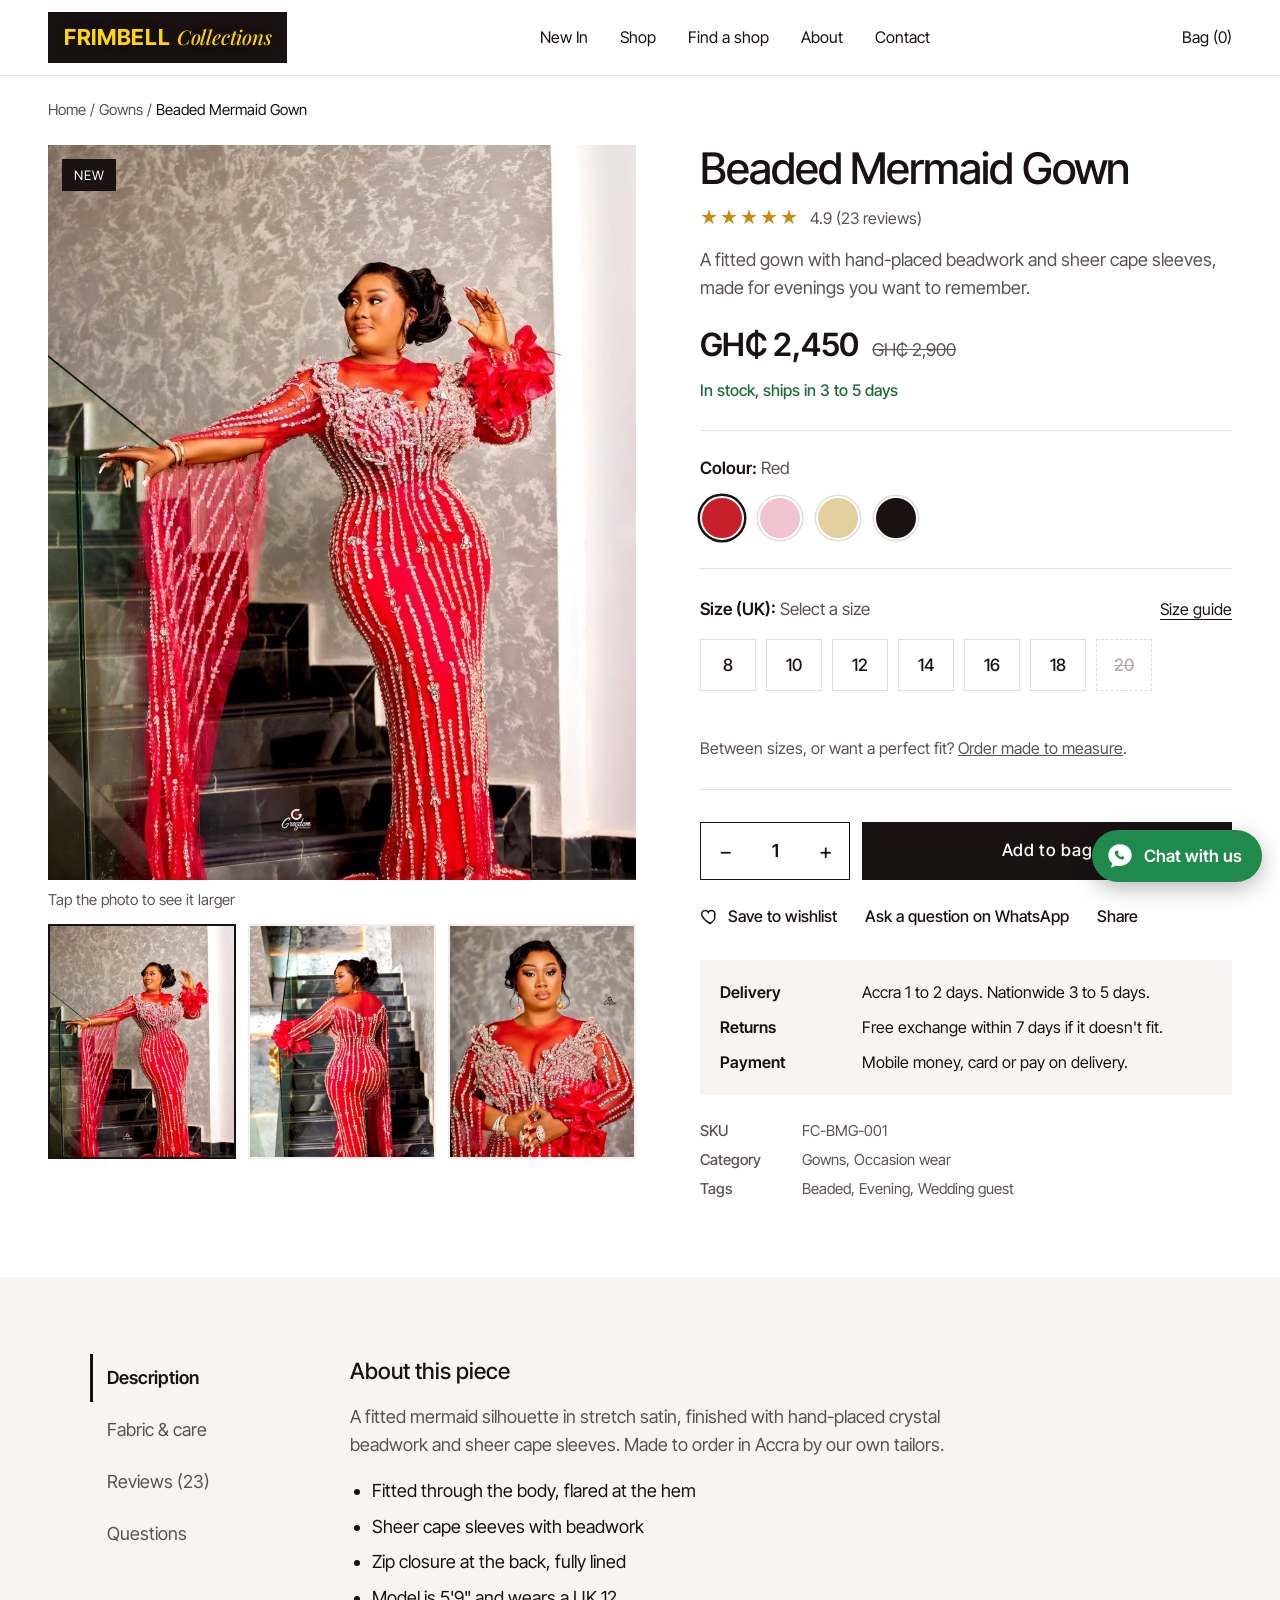
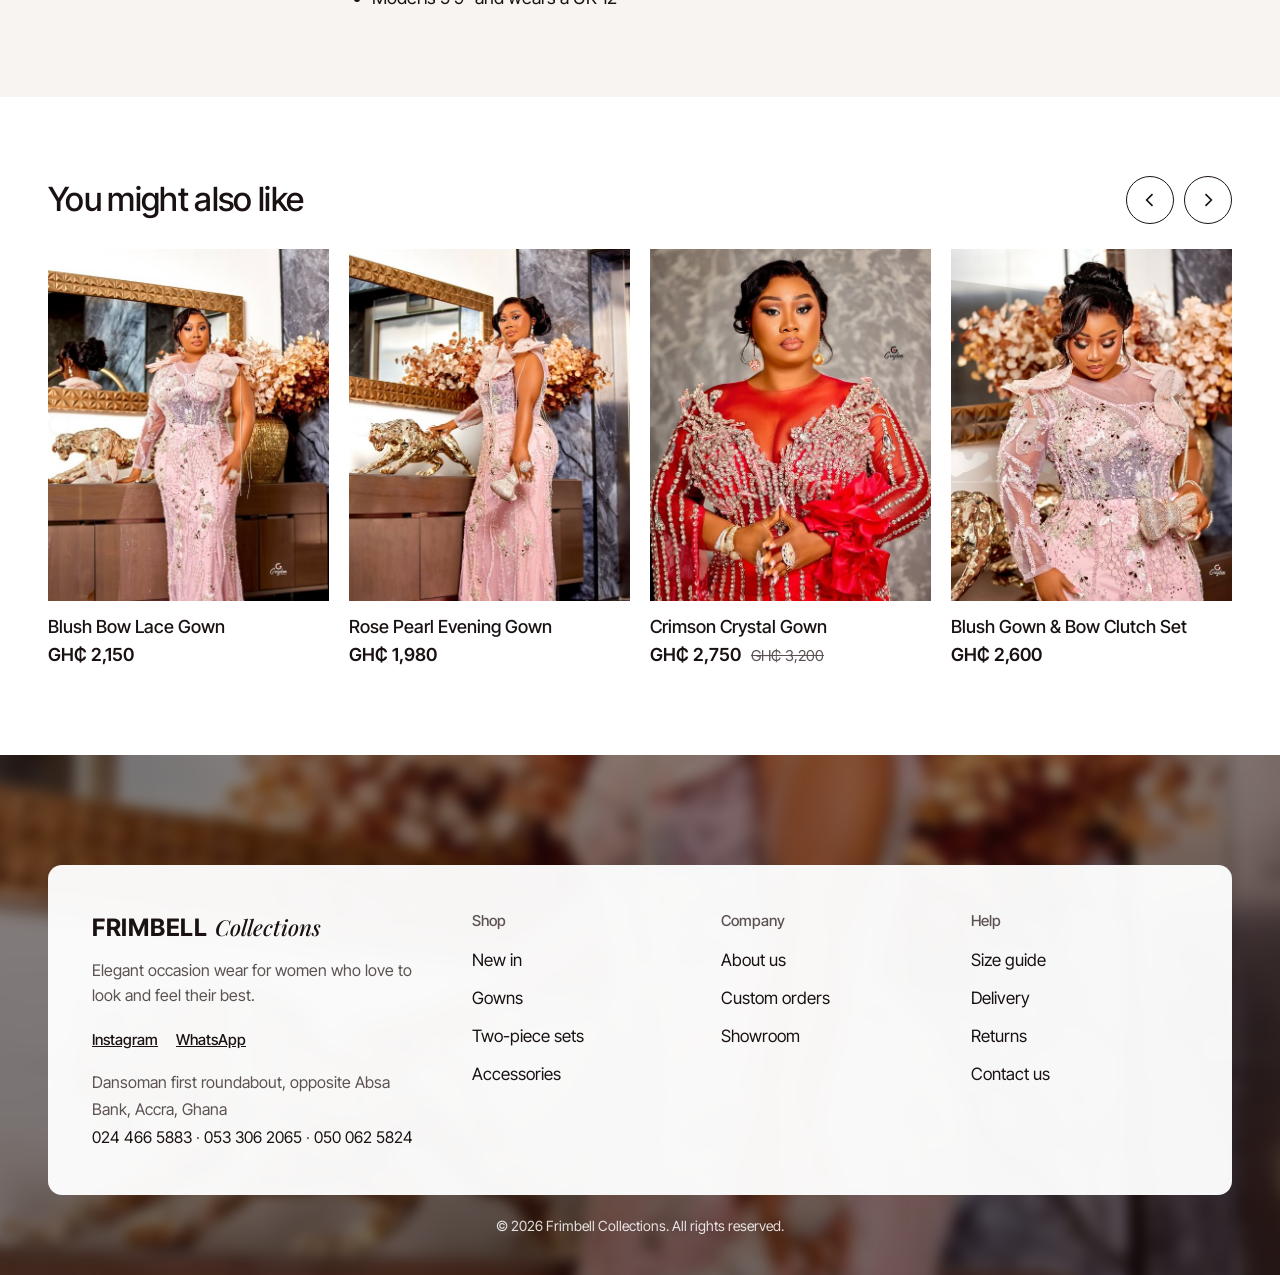
<file: product.html>
<!DOCTYPE html>
<html lang="en">
<head>
<meta charset="UTF-8">
<meta name="viewport" content="width=device-width, initial-scale=1">
<title>Beaded Mermaid Gown | Frimbell Collections</title>
<link rel="preconnect" href="https://fonts.googleapis.com">
<link rel="preconnect" href="https://fonts.gstatic.com" crossorigin>
<link href="https://fonts.googleapis.com/css2?family=Inter+Tight:wght@400;500;600&family=Playfair+Display:ital,wght@1,500&display=swap" rel="stylesheet">
<style>
  :root {
    --ink: #1a1212;
    --muted: #5c5252;
    --paper: #f7f4f1;
    --card: #f1eeeb;
    --line: #e3dcd6;
    --red: #b3202a;
    --ok: #1f6b3a;
    --gutter: clamp(16px, 4vw, 48px);
  }
  * { box-sizing: border-box; margin: 0; padding: 0; }
  html { scroll-behavior: smooth; }
  body {
    font-family: "Inter Tight", system-ui, sans-serif;
    font-size: 18px; line-height: 1.55; color: var(--ink); background: #fff;
  }
  img { display: block; max-width: 100%; }
  a { color: inherit; }
  button { font: inherit; color: inherit; }
  :focus-visible { outline: 3px solid var(--red); outline-offset: 3px; }

  /* ---------- NAV (solid version) ---------- */
  .nav {
    display: flex; align-items: center; justify-content: space-between;
    height: 76px; padding: 0 var(--gutter);
    border-bottom: 1px solid var(--line); background: #fff;
    position: sticky; top: 0; z-index: 20; font-size: 16px;
  }
  .nav .logo { font-weight: 600; font-size: 22px; letter-spacing: -0.01em; text-decoration: none; }
  .nav ul { display: flex; gap: 32px; list-style: none; }
  .nav a { text-decoration: none; }
  .nav ul a:hover, .nav .actions a:hover { text-decoration: underline; text-underline-offset: 5px; }
  .nav .actions { display: flex; gap: 22px; }

  /* ---------- BREADCRUMB ---------- */
  .crumbs { padding: 22px var(--gutter) 0; font-size: 15px; color: var(--muted); }
  .crumbs a { text-decoration: none; }
  .crumbs a:hover { text-decoration: underline; }
  .crumbs span[aria-current] { color: var(--ink); }

  /* ---------- PRODUCT ---------- */
  .product {
    display: grid; grid-template-columns: minmax(0, 1.05fr) minmax(0, 0.95fr);
    gap: clamp(28px, 5vw, 72px);
    padding: 24px var(--gutter) clamp(48px, 6vw, 80px);
    max-width: 1440px; margin: 0 auto;
  }

  .gallery { position: sticky; top: 100px; align-self: start; }
  .main-photo {
    position: relative; aspect-ratio: 4 / 5; background: var(--card); overflow: hidden;
  }
  .main-photo img { width: 100%; height: 100%; object-fit: cover; object-position: 50% 15%; }
  .badge {
    position: absolute; top: 14px; left: 14px; z-index: 2;
    background: var(--ink); color: #fff; font-size: 13px; letter-spacing: .06em;
    text-transform: uppercase; padding: 6px 12px;
  }
  .thumbs { display: grid; grid-template-columns: repeat(4, 1fr); gap: 12px; margin-top: 12px; }
  .thumbs button {
    aspect-ratio: 4 / 5; padding: 0; border: 2px solid transparent; background: var(--card);
    cursor: pointer; overflow: hidden;
  }
  .thumbs button[aria-current="true"] { border-color: var(--ink); }
  .thumbs img { width: 100%; height: 100%; object-fit: cover; object-position: 50% 15%; }

  .details h1 { font-size: clamp(2rem, 3.4vw, 2.8rem); font-weight: 500; letter-spacing: -0.025em; line-height: 1.08; }
  .rating { display: flex; align-items: center; gap: 10px; margin-top: 12px; font-size: 16px; color: var(--muted); }
  .stars { color: #c98a12; letter-spacing: 2px; font-size: 18px; }
  .short { margin-top: 14px; color: var(--muted); max-width: 52ch; }
  .price-row { display: flex; align-items: baseline; gap: 14px; margin-top: 18px; }
  .price { font-size: 2rem; font-weight: 600; letter-spacing: -0.02em; }
  .was { color: var(--muted); text-decoration: line-through; font-size: 1.1rem; }
  .stock { margin-top: 8px; font-size: 16px; color: var(--ok); font-weight: 500; }

  .field { margin-top: 28px; padding-top: 24px; border-top: 1px solid var(--line); }
  .field-head { display: flex; justify-content: space-between; align-items: baseline; margin-bottom: 14px; }
  .field-head .label { font-weight: 600; font-size: 17px; }
  .field-head .label span { font-weight: 400; color: var(--muted); }
  .link-btn { background: none; border: 0; padding: 4px 0; text-decoration: underline; text-underline-offset: 4px; cursor: pointer; font-size: 16px; }

  .swatches { display: flex; gap: 14px; flex-wrap: wrap; }
  .swatch {
    width: 44px; height: 44px; border-radius: 50%; border: 2px solid #fff;
    box-shadow: 0 0 0 1.5px var(--line); cursor: pointer; padding: 0;
  }
  .swatch[aria-checked="true"] { box-shadow: 0 0 0 2.5px var(--ink); }

  .sizes { display: flex; gap: 10px; flex-wrap: wrap; }
  .size {
    min-width: 56px; height: 52px; padding: 0 14px; background: #fff;
    border: 1.5px solid var(--line); cursor: pointer; font-size: 17px; font-weight: 500;
  }
  .size:hover { border-color: var(--ink); }
  .size[aria-checked="true"] { background: var(--ink); color: #fff; border-color: var(--ink); }
  .size[disabled] { color: #b5acac; text-decoration: line-through; cursor: not-allowed; border-style: dashed; }
  .error { color: var(--red); font-size: 16px; margin-top: 10px; min-height: 1.4em; }
  .fit-note { margin-top: 12px; font-size: 16px; color: var(--muted); }

  .buy { display: grid; grid-template-columns: 150px 1fr; gap: 12px; margin-top: 8px; }
  .qty { display: flex; align-items: center; justify-content: space-between; border: 1.5px solid var(--ink); height: 58px; }
  .qty button { width: 48px; height: 100%; border: 0; background: none; font-size: 22px; cursor: pointer; }
  .qty output { font-weight: 600; font-size: 18px; }
  .add-btn {
    height: 58px; border: 0; background: var(--ink); color: #fff; font-size: 17px; font-weight: 500;
    letter-spacing: .04em; cursor: pointer; transition: background .2s;
  }
  .add-btn:hover { background: #3a2a2a; }
  .add-btn.done { background: var(--ok); }

  .secondary { display: flex; gap: 28px; margin-top: 18px; flex-wrap: wrap; }
  .secondary button, .secondary a {
    background: none; border: 0; padding: 6px 0; cursor: pointer; font-size: 16px; font-weight: 500;
    text-decoration: none; display: inline-flex; align-items: center; gap: 8px;
  }
  .secondary button:hover, .secondary a:hover { text-decoration: underline; text-underline-offset: 4px; }
  .heart-ico { width: 20px; height: 20px; fill: none; stroke: var(--ink); stroke-width: 1.8; }
  #wish[aria-pressed="true"] .heart-ico { fill: var(--red); stroke: var(--red); }

  .perks { margin-top: 26px; display: grid; gap: 10px; padding: 20px; background: var(--paper); font-size: 16px; }
  .perks div { display: flex; gap: 12px; }
  .perks b { font-weight: 600; min-width: 130px; }

  .meta { margin-top: 24px; font-size: 15px; color: var(--muted); display: grid; grid-template-columns: 90px 1fr; gap: 6px 12px; }
  .meta dt { font-weight: 500; }

  /* ---------- TABS ---------- */
  .info { background: var(--paper); padding: clamp(40px, 6vw, 80px) var(--gutter); }
  .info-inner { max-width: 1100px; margin: 0 auto; display: grid; grid-template-columns: 220px 1fr; gap: 40px; }
  .tablist { display: flex; flex-direction: column; gap: 4px; }
  .tab {
    text-align: left; background: none; border: 0; padding: 10px 0; cursor: pointer;
    font-size: 18px; color: var(--muted); border-left: 3px solid transparent; padding-left: 14px;
  }
  .tab[aria-selected="true"] { color: var(--ink); font-weight: 600; border-left-color: var(--ink); }
  .panel h2 { font-size: 1.4rem; font-weight: 500; margin-bottom: 14px; }
  .panel p { color: var(--muted); max-width: 64ch; margin-bottom: 18px; }
  .panel ul { padding-left: 22px; color: var(--ink); }
  .panel li { margin-bottom: 8px; }
  .panel[hidden] { display: none; }
  .table { width: 100%; max-width: 560px; border-collapse: collapse; font-size: 17px; }
  .table th, .table td { text-align: left; padding: 12px 10px; border-bottom: 1px solid var(--line); }
  .table th { width: 40%; font-weight: 500; color: var(--muted); }
  .review { padding: 16px 0; border-bottom: 1px solid var(--line); max-width: 64ch; }
  .review b { display: block; }

  /* ---------- RELATED ---------- */
  .related { padding: clamp(40px, 6vw, 80px) var(--gutter); }
  .related .head { display: flex; align-items: center; justify-content: space-between; margin-bottom: 24px; }
  .related h2 { font-size: clamp(1.6rem, 2.6vw, 2.2rem); font-weight: 500; letter-spacing: -0.02em; }
  .arrows { display: flex; gap: 10px; }
  .arrows button {
    width: 48px; height: 48px; border-radius: 50%; border: 1.5px solid var(--ink); background: #fff;
    cursor: pointer; display: grid; place-items: center;
  }
  .arrows svg { width: 20px; height: 20px; stroke: var(--ink); fill: none; stroke-width: 2; }
  .arrows .prev svg { transform: rotate(180deg); }
  .rel-track {
    display: grid; grid-auto-flow: column; grid-auto-columns: minmax(220px, calc((100% - 3 * 20px) / 4));
    gap: 20px; overflow-x: auto; scroll-snap-type: x mandatory; padding-bottom: 10px;
    scrollbar-width: thin;
  }
  .rel-card { scroll-snap-align: start; text-decoration: none; display: block; }
  .rel-card .ph { aspect-ratio: 4 / 5; background: var(--card); overflow: hidden; }
  .rel-card img { width: 100%; height: 100%; object-fit: cover; transition: transform .5s; }
  .rel-card:hover img { transform: scale(1.03); }
  .rel-card h3 { font-size: 18px; font-weight: 500; margin-top: 12px; }
  .rel-card .p { font-size: 18px; font-weight: 600; }

  /* ---------- SIZE GUIDE DIALOG ---------- */
  dialog { border: 0; padding: 0; max-width: 620px; width: calc(100% - 32px); margin: auto; }
  dialog::backdrop { background: rgba(20,8,8,.55); }
  .dlg { padding: 28px; }
  .dlg-head { display: flex; justify-content: space-between; align-items: center; margin-bottom: 14px; }
  .dlg h2 { font-size: 1.5rem; font-weight: 500; }
  .dlg .close { width: 44px; height: 44px; border: 0; background: var(--paper); font-size: 22px; cursor: pointer; border-radius: 50%; }
  .dlg p { color: var(--muted); font-size: 16px; margin-bottom: 16px; }
  .dlg table { width: 100%; border-collapse: collapse; font-size: 17px; }
  .dlg th, .dlg td { padding: 10px; border-bottom: 1px solid var(--line); text-align: left; }
  .dlg th { font-weight: 600; background: var(--paper); }

  /* ---------- FOOTER ---------- */
  .footer {
    position: relative; color: #fff;
    padding: clamp(60px, 9vw, 110px) var(--gutter) clamp(24px, 3vw, 40px);
    background: #3a2222 url("footer-bg.jpg") center / cover no-repeat;
  }
  .footer::before { content: ""; position: absolute; inset: 0; background: rgba(20,8,8,.35); }
  .footer > * { position: relative; }
  .foot-card {
    background: rgba(255,255,255,.96); color: var(--ink); border-radius: 14px;
    padding: clamp(24px, 3.5vw, 44px);
    display: grid; grid-template-columns: 1.6fr 1fr 1fr 1fr; gap: 32px;
  }
  .foot-card .brand { font-size: 24px; font-weight: 600; }
  .foot-card .brand-text { margin-top: 12px; font-size: 16px; color: var(--muted); max-width: 36ch; }
  .foot-card .social { display: flex; gap: 18px; margin-top: 20px; font-size: 15px; font-weight: 500; }
  .foot-card h4 { font-size: 15px; font-weight: 500; color: var(--muted); margin-bottom: 14px; }
  .foot-card ul { list-style: none; }
  .foot-card li { margin-bottom: 10px; }
  .foot-card li a { text-decoration: none; font-size: 17px; }
  .foot-card li a:hover { text-decoration: underline; text-underline-offset: 4px; }
  .copyright { margin-top: 20px; text-align: center; font-size: 14px; opacity: .85; }

  /* ---------- RESPONSIVE ---------- */
  @media (max-width: 900px) {
    .product { grid-template-columns: 1fr; }
    .gallery { position: static; }
    .info-inner { grid-template-columns: 1fr; gap: 20px; }
    .tablist { flex-direction: row; flex-wrap: wrap; gap: 4px 18px; }
    .tab { border-left: 0; border-bottom: 3px solid transparent; padding-left: 0; }
    .tab[aria-selected="true"] { border-bottom-color: var(--ink); }
    .rel-track { grid-auto-columns: minmax(200px, 44%); }
    .foot-card { grid-template-columns: 1fr 1fr; }
    .foot-card > div:first-child { grid-column: 1 / -1; }
  }
  @media (max-width: 640px) {
    body { font-size: 17px; }
    .nav ul { display: none; }
    .buy { grid-template-columns: 1fr; }
    .rel-track { grid-auto-columns: 70%; }
    .arrows { display: none; }
    .perks div { flex-direction: column; gap: 0; }
  }
  @media (prefers-reduced-motion: reduce) { html { scroll-behavior: auto; } * { transition: none !important; } }

  /* wordmark (text version of the storefront logo) */
  .wm { display: inline-flex; align-items: baseline; gap: .3em; white-space: nowrap; }
  .wm b { font-weight: 700; letter-spacing: .03em; }
  .wm i { font-family: "Playfair Display", Georgia, serif; font-style: italic; font-weight: 500; font-size: .92em; }

  .foot-card .contact { margin-top: 18px; font-size: 16px; line-height: 1.7; color: var(--muted); max-width: 36ch; }
  .foot-card .contact a { color: var(--ink); text-decoration: none; white-space: nowrap; }
  .foot-card .contact a:hover { text-decoration: underline; text-underline-offset: 3px; }

  /* footer: soft, blurred photo behind the card */
  .footer { background: #3a2222; overflow: hidden; }
  .footer::before {
    inset: -24px;
    background: linear-gradient(rgba(20,8,8,.5), rgba(20,8,8,.6)), url("footer-bg.jpg") center / cover no-repeat;
    filter: blur(7px);
  }
  .thumbs { grid-template-columns: repeat(3, 1fr); }
  .nav .logo { background: var(--ink); color: var(--logo-yellow); padding: 8px 16px; }
  .main-photo img { cursor: zoom-in; }
</style>
<link rel="stylesheet" href="site.css">
</head>
<body>

  <header class="nav">
    <a class="logo" href="index.html"><span class="wm"><b>FRIMBELL</b><i>Collections</i></span></a>
    <ul>
      <li><a href="index.html#new">New In</a></li>
      <li><a href="product.html">Shop</a></li>
      <li><a href="index.html#stores">Find a shop</a></li>
      <li><a href="index.html#about">About</a></li>
      <li><a href="index.html#contact">Contact</a></li>
    </ul>
    <div class="actions">
      <a href="#" data-bag>Bag (<span data-bag-count>0</span>)</a>
    </div>
  </header>

  <nav class="crumbs" aria-label="Breadcrumb">
    <a href="index.html">Home</a> / <a href="#">Gowns</a> / <span aria-current="page">Beaded Mermaid Gown</span>
  </nav>

  <!-- ================= PRODUCT ================= -->
  <main>
    <section class="product">
      <div class="gallery">
        <div class="main-photo">
          <span class="badge">New</span>
          <img id="main-img" src="product-1.jpg" alt="Beaded Mermaid Gown, front view">
        </div>
        <div class="thumbs" role="group" aria-label="Product photos">
          <button aria-current="true" data-src="product-1.jpg" data-alt="Beaded Mermaid Gown, front view"><img src="product-1.jpg" alt="Front view"></button>
          <button data-src="product-1-b.jpg" data-alt="Beaded Mermaid Gown, back view"><img src="product-1-b.jpg" alt="Back view"></button>
          <button data-src="product-1-c.jpg" data-alt="Beaded Mermaid Gown, beadwork detail"><img src="product-1-c.jpg" alt="Beadwork detail"></button>
        </div>
      </div>

      <div class="details">
        <h1>Beaded Mermaid Gown</h1>
        <div class="rating"><span class="stars" aria-hidden="true">★★★★★</span><span>4.9 (23 reviews)</span></div>
        <p class="short">A fitted gown with hand-placed beadwork and sheer sleeves, made for evenings you want to remember.</p>
        <div class="price-row"><span class="price">GH₵ 2,450</span><span class="was">GH₵ 2,900</span></div>
        <p class="stock">In stock, ships in 3 to 5 days</p>

        <div class="field">
          <div class="field-head"><span class="label">Colour: <span id="color-name">Red</span></span></div>
          <div class="swatches" role="radiogroup" aria-label="Colour">
            <button class="swatch" role="radio" aria-checked="true" aria-label="Red" data-name="Red" style="background:#c8202b"></button>
            <button class="swatch" role="radio" aria-checked="false" aria-label="Blush pink" data-name="Blush pink" style="background:#f0c5cf"></button>
            <button class="swatch" role="radio" aria-checked="false" aria-label="Champagne" data-name="Champagne" style="background:#e4cf9f"></button>
            <button class="swatch" role="radio" aria-checked="false" aria-label="Black" data-name="Black" style="background:#1a1212"></button>
          </div>
        </div>

        <div class="field">
          <div class="field-head">
            <span class="label">Size (UK): <span id="size-name">Select a size</span></span>
            <button class="link-btn" id="open-guide">Size guide</button>
          </div>
          <div class="sizes" role="radiogroup" aria-label="Size">
            <button class="size" role="radio" aria-checked="false">8</button>
            <button class="size" role="radio" aria-checked="false">10</button>
            <button class="size" role="radio" aria-checked="false">12</button>
            <button class="size" role="radio" aria-checked="false">14</button>
            <button class="size" role="radio" aria-checked="false">16</button>
            <button class="size" role="radio" aria-checked="false">18</button>
            <button class="size" role="radio" aria-checked="false" disabled aria-label="20, sold out">20</button>
          </div>
          <p class="error" id="size-error" role="alert"></p>
          <p class="fit-note">Between sizes, or want a perfect fit? <a href="https://wa.me/233244665883?text=Hello%20Frimbell%20Collections%2C%20I%20would%20like%20the%20Beaded%20Mermaid%20Gown%20made%20to%20measure." target="_blank" rel="noopener">Order made to measure</a>.</p>
        </div>

        <div class="field">
          <div class="buy">
            <div class="qty" role="group" aria-label="Quantity">
              <button id="minus" aria-label="Decrease quantity">−</button>
              <output id="qty" aria-live="polite">1</output>
              <button id="plus" aria-label="Increase quantity">+</button>
            </div>
            <button class="add-btn" id="add">Add to bag</button>
          </div>
          <div class="secondary">
            <button id="wish" aria-pressed="false">
              <svg class="heart-ico" viewBox="0 0 24 24"><path d="M12 21s-7.5-4.6-9.5-9.2C1.2 8.6 3 5.5 6.2 5.5c2 0 3.2 1.1 3.8 2.2.6-1.1 1.8-2.2 3.8-2.2 3.2 0 5 3.1 3.7 6.3C19.5 16.4 12 21 12 21z"/></svg>
              Save to wishlist
            </button>
            <a href="https://wa.me/233244665883?text=Hello%20Frimbell%20Collections%2C%20I%20have%20a%20question%20about%20the%20Beaded%20Mermaid%20Gown." target="_blank" rel="noopener">Ask a question on WhatsApp</a>
            <button id="share">Share</button>
          </div>
        </div>

        <div class="perks">
          <div><b>Delivery</b><span>Accra 1 to 2 days. Nationwide 3 to 5 days.</span></div>
          <div><b>Returns</b><span>Free exchange within 7 days if it doesn't fit.</span></div>
          <div><b>Payment</b><span>Mobile money, card or pay on delivery.</span></div>
        </div>

        <dl class="meta">
          <dt>SKU</dt><dd>BMG-001</dd>
          <dt>Category</dt><dd>Gowns, Occasion wear</dd>
          <dt>Tags</dt><dd>Beaded, Evening, Wedding guest</dd>
        </dl>
      </div>
    </section>

    <!-- ================= TABS ================= -->
    <section class="info">
      <div class="info-inner">
        <div class="tablist" role="tablist" aria-label="Product information">
          <button class="tab" role="tab" id="t1" aria-controls="p1" aria-selected="true">Description</button>
          <button class="tab" role="tab" id="t2" aria-controls="p2" aria-selected="false">Fabric &amp; care</button>
          <button class="tab" role="tab" id="t3" aria-controls="p3" aria-selected="false">Reviews (23)</button>
          <button class="tab" role="tab" id="t4" aria-controls="p4" aria-selected="false">Questions</button>
        </div>

        <div>
          <div class="panel" role="tabpanel" id="p1" aria-labelledby="t1">
            <h2>About this piece</h2>
            <p id="long-desc">A fitted mermaid silhouette in stretch satin, finished with hand-placed crystal beadwork and sheer cape sleeves. Made to order in Accra by our own tailors.</p>
            <ul id="bullets">
              <li>Fitted through the body, flared at the hem</li>
              <li>Sheer sleeves with hand-placed beadwork</li>
              <li>Zip closure at the back, fully lined</li>
              <li>Model is 5'9" and wears a UK 12</li>
            </ul>
          </div>

          <div class="panel" role="tabpanel" id="p2" aria-labelledby="t2" hidden>
            <h2>Fabric &amp; care</h2>
            <table class="table" id="fabric-table">
              <tr><th>Fabric</th><td>Stretch satin with beaded tulle</td></tr>
              <tr><th>Lining</th><td>Soft stretch lining</td></tr>
              <tr><th>Fit</th><td>Fitted, true to size</td></tr>
              <tr><th>Care</th><td>Dry clean only</td></tr>
            </table>
          </div>

          <div class="panel" role="tabpanel" id="p3" aria-labelledby="t3" hidden>
            <h2>What customers say</h2>
            <div class="review"><span class="stars" aria-hidden="true">★★★★★</span><b>Abena K., Dansoman</b><p>I wore this to my daughter's wedding and received compliments all evening. The fit was perfect and it was very comfortable to sit in.</p></div>
            <div class="review"><span class="stars" aria-hidden="true">★★★★★</span><b>Mrs. Owusu, East Legon</b><p>Beautiful beadwork and the tailors were patient with my adjustments. It was ready before the date they promised.</p></div>
            <div class="review"><span class="stars" aria-hidden="true">★★★★☆</span><b>Efua M., Kumasi</b><p>Lovely gown, delivery to Kumasi took four days. I would order again.</p></div>
          </div>

          <div class="panel" role="tabpanel" id="p4" aria-labelledby="t4" hidden>
            <h2>Have a question?</h2>
            <p>Ask about sizing, fabric, delivery or custom orders. We reply on WhatsApp, usually within the hour.</p>
            <a class="link-btn" href="https://wa.me/233244665883?text=Hello%20Frimbell%20Collections%2C%20I%20have%20a%20question." target="_blank" rel="noopener">Message us on WhatsApp</a>
          </div>
        </div>
      </div>
    </section>

    <!-- ================= RELATED ================= -->
    <section class="related" aria-labelledby="rel-title">
      <div class="head">
        <h2 id="rel-title">You might also like</h2>
        <div class="arrows">
          <button class="prev" aria-label="Previous"><svg viewBox="0 0 24 24"><path d="M9 5l7 7-7 7"/></svg></button>
          <button class="next" aria-label="Next"><svg viewBox="0 0 24 24"><path d="M9 5l7 7-7 7"/></svg></button>
        </div>
      </div>
      <div class="rel-track" id="rel-track" tabindex="0" aria-label="Related pieces">
        </div>
    </section>
  </main>

  <!-- ================= SIZE GUIDE ================= -->
  <dialog id="guide" aria-labelledby="guide-title">
    <div class="dlg">
      <div class="dlg-head">
        <h2 id="guide-title">Size guide</h2>
        <button class="close" id="close-guide" aria-label="Close size guide">×</button>
      </div>
      <p>All measurements are in inches. Measure over light clothing and choose the size closest to your bust and hips.</p>
      <table>
        <thead><tr><th>UK size</th><th>Bust</th><th>Waist</th><th>Hips</th></tr></thead>
        <tbody>
          <tr><td>8</td><td>34</td><td>27</td><td>37</td></tr>
          <tr><td>10</td><td>36</td><td>29</td><td>39</td></tr>
          <tr><td>12</td><td>38</td><td>31</td><td>41</td></tr>
          <tr><td>14</td><td>40</td><td>33</td><td>43</td></tr>
          <tr><td>16</td><td>42</td><td>35</td><td>45</td></tr>
          <tr><td>18</td><td>44</td><td>37</td><td>47</td></tr>
        </tbody>
      </table>
    </div>
  </dialog>

  <!-- ================= FOOTER ================= -->
  <footer class="footer">
    <div class="foot-card">
      <div>
        <div class="brand"><span class="wm"><b>FRIMBELL</b><i>Collections</i></span></div>
        <p class="brand-text">Elegant occasion wear for women who love to look and feel their best.</p>
        <div class="social"><a href="https://www.instagram.com/frimbell_luxury_collections/" target="_blank" rel="noopener">Instagram</a><a href="https://wa.me/233244665883?text=Hello%20Frimbell%20Collections%2C%20I%20would%20like%20to%20ask%20about%20an%20order." target="_blank" rel="noopener">WhatsApp</a></div>
        <p class="contact">Dansoman first roundabout, opposite Absa Bank, Accra, Ghana<br><a href="tel:+233244665883">024 466 5883</a> · <a href="tel:+233533062065">053 306 2065</a> · <a href="tel:+233500625824">050 062 5824</a></p>
      </div>
      <div><h4>Shop</h4><ul><li><a href="index.html#new">New in</a></li><li><a href="#">Gowns</a></li><li><a href="#">Two-piece sets</a></li><li><a href="#">Accessories</a></li></ul></div>
      <div><h4>Company</h4><ul><li><a href="index.html#about">About us</a></li><li><a href="#">Custom orders</a></li><li><a href="index.html#stores">Showroom</a></li></ul></div>
      <div><h4>Help</h4><ul><li><a href="#">Size guide</a></li><li><a href="#">Delivery</a></li><li><a href="#">Returns</a></li><li><a href="index.html#contact">Contact us</a></li></ul></div>
    </div>
    <p class="copyright">&copy; 2026 Frimbell Collections. All rights reserved.</p>
  </footer>

<script src="site.js"></script>
<script>
  const $ = (s, r = document) => r.querySelector(s);
  const $$ = (s, r = document) => [...r.querySelectorAll(s)];

  const mainImg = $('#main-img');
  // ---- fill the page from the chosen piece (dummy data lives in site.js) ----
  const params = new URLSearchParams(location.search);
  const P = FrimbellCart.byId(params.get('id')) || FrimbellCart.PRODUCTS[0];
  const M = FrimbellCart.money;
  document.title = P.name + ' | Frimbell Collections';
  $('.details h1').textContent = P.name;
  $('.crumbs span').textContent = P.name;
  $('.rating span:last-child').textContent = P.rating;
  $('#t3').textContent = 'Reviews (' + P.reviews + ')';
  $('.short').textContent = P.short;
  $('.price-row').innerHTML = '<span class="price">' + M(P.price) + '</span>' + (P.was ? '<span class="was">' + M(P.was) + '</span>' : '');
  const badge = $('.badge'); if (P.tag) badge.textContent = P.tag; else badge.hidden = true;
  $('#long-desc').textContent = P.long;
  $('#bullets').innerHTML = P.bullets.map(b => '<li>' + b + '</li>').join('');
  $('#fabric-table').innerHTML = Object.keys(P.fabric).map(k => '<tr><th>' + k + '</th><td>' + P.fabric[k] + '</td></tr>').join('');
  const dds = $$('.meta dd'); dds[0].textContent = P.sku; dds[1].textContent = P.category; dds[2].textContent = P.tags;
  $('.thumbs').innerHTML = P.photos.map((src, i) => '<button ' + (i === 0 ? 'aria-current="true" ' : '') + 'data-src="' + src + '" data-alt="' + P.name + ', ' + P.photoAlts[i].toLowerCase() + '"><img src="' + src + '" alt="' + P.photoAlts[i] + '"></button>').join('');
  $('.thumbs').style.gridTemplateColumns = 'repeat(' + P.photos.length + ',1fr)';
  mainImg.src = P.photos[0]; mainImg.alt = P.name + ', ' + P.photoAlts[0].toLowerCase();
  $('.swatches').innerHTML = P.colours.map((c, i) => '<button class="swatch" role="radio" aria-checked="' + (i === 0) + '" aria-label="' + c + '" data-name="' + c + '" style="background:' + FrimbellCart.hex(c) + '"></button>').join('');
  $('#color-name').textContent = P.colours[0];
  const enc = t => encodeURIComponent(t);
  $('.fit-note a').href = FrimbellCart.wa('Hello Frimbell Collections, I would like the ' + P.name + ' made to measure.');
  $('.secondary a').href = FrimbellCart.wa('Hello Frimbell Collections, I have a question about the ' + P.name + '.');
  $('#rel-track').innerHTML = FrimbellCart.PRODUCTS.filter(x => x.id !== P.id).map(x =>
    '<a class="rel-card" href="product.html?id=' + x.id + '"><div class="ph"><img src="' + x.photos[0] + '" alt="" loading="lazy"></div><h3>' + x.name + '</h3><span class="p">' + M(x.price) + (x.was ? ' <s style="font-weight:400;color:var(--muted);font-size:15px">' + M(x.was) + '</s>' : '') + '</span></a>').join('');

  // photo zoom
  const lb = document.createElement('dialog'); lb.id = 'lightbox';
  lb.innerHTML = '<div class="lb"><button class="lb-close" aria-label="Close photo">×</button><img alt=""><p class="lb-hint">Tap anywhere to close</p></div>';
  document.body.appendChild(lb);
  mainImg.addEventListener('click', () => { const i = lb.querySelector('img'); i.src = mainImg.src; i.alt = mainImg.alt; lb.showModal(); });
  lb.addEventListener('click', () => lb.close());
  $('.main-photo').insertAdjacentHTML('afterend', '<p class="zoom-hint">Tap the photo to see it larger</p>');

  // gallery thumbnails
  $('.thumbs').addEventListener('click', e => {
    const b = e.target.closest('button'); if (!b) return;
    mainImg.src = b.dataset.src;
    mainImg.alt = b.dataset.alt;
    $$('.thumbs button').forEach(x => x.setAttribute('aria-current', 'false'));
    b.setAttribute('aria-current', 'true');
  });

  // colour
  $('.swatches').addEventListener('click', e => {
    const s = e.target.closest('.swatch'); if (!s) return;
    $$('.swatch').forEach(x => x.setAttribute('aria-checked', 'false'));
    s.setAttribute('aria-checked', 'true');
    $('#color-name').textContent = s.dataset.name;
  });

  // size
  let size = null;
  $$('.size:not([disabled])').forEach(s => s.addEventListener('click', () => {
    $$('.size').forEach(x => x.setAttribute('aria-checked', 'false'));
    s.setAttribute('aria-checked', 'true');
    size = s.textContent.trim();
    $('#size-name').textContent = size;
    $('#size-error').textContent = '';
  }));

  // quantity
  let qty = 1;
  const qtyEl = $('#qty');
  $('#minus').addEventListener('click', () => { qty = Math.max(1, qty - 1); qtyEl.textContent = qty; });
  $('#plus').addEventListener('click', () => { qty = Math.min(10, qty + 1); qtyEl.textContent = qty; });

  // add to bag (shared bag, saved in the browser)
  const addBtn = $('#add');
  addBtn.addEventListener('click', () => {
    if (!size) {
      $('#size-error').textContent = 'Please choose a size first.';
      $('.sizes').scrollIntoView({ behavior: 'smooth', block: 'center' });
      return;
    }
    const sw = $('.swatch[aria-checked="true"]');
    FrimbellCart.add({ id: P.id, name: P.name, price: P.price, size, colour: sw ? sw.dataset.name : '', qty, img: P.photos[0] });
    addBtn.textContent = 'Added to bag ✓';
    addBtn.classList.add('done');
    setTimeout(() => { addBtn.textContent = 'Add to bag'; addBtn.classList.remove('done'); }, 1800);
  });

  // wishlist + share
  $('#wish').addEventListener('click', e => {
    const b = e.currentTarget;
    b.setAttribute('aria-pressed', String(b.getAttribute('aria-pressed') !== 'true'));
  });
  $('#share').addEventListener('click', async () => {
    try {
      if (navigator.share) await navigator.share({ title: document.title, url: location.href });
      else { await navigator.clipboard.writeText(location.href); $('#share').textContent = 'Link copied'; }
    } catch (_) {}
  });

  // size guide dialog
  const dlg = $('#guide');
  $('#open-guide').addEventListener('click', () => dlg.showModal());
  $('#close-guide').addEventListener('click', () => dlg.close());
  dlg.addEventListener('click', e => { if (e.target === dlg) dlg.close(); });

  // tabs
  const tabs = $$('.tab');
  tabs.forEach(t => t.addEventListener('click', () => {
    tabs.forEach(x => {
      const on = x === t;
      x.setAttribute('aria-selected', String(on));
      $('#' + x.getAttribute('aria-controls')).hidden = !on;
    });
  }));

  // related arrows
  const rel = $('#rel-track');
  const relStep = () => rel.querySelector('.rel-card').getBoundingClientRect().width + 20;
  $('.arrows .next').addEventListener('click', () => rel.scrollBy({ left: relStep(), behavior: 'smooth' }));
  $('.arrows .prev').addEventListener('click', () => rel.scrollBy({ left: -relStep(), behavior: 'smooth' }));
</script>
<script>
  // hide any photo that is not in the folder yet, so there are no broken-image icons
  document.querySelectorAll('img').forEach(img => {
    const hide = () => {
      img.style.visibility = 'hidden';
      const t = img.closest('.thumbs button'); if (t) t.hidden = true;
    };
    if (img.complete && img.naturalWidth === 0) hide();
    img.addEventListener('error', hide);
  });
</script>
</body>
</html>
</file>
<file: site.css>
/* Shared styles: bag drawer, size box, WhatsApp button, photo zoom, gentle reveal */
:root { --logo-yellow: #ffd60a; }

/* brand yellow */
.nav .logo, .hero .hero-name { color: var(--logo-yellow); }
.nav .logo { text-shadow: 0 1px 12px rgba(0,0,0,.45); }

/* card prices */
.price .was, .row .was { font-size: 15px; font-weight: 400; color: var(--muted); text-decoration: line-through; margin-left: 8px; }
.tag.sale { background: var(--red); }

/* ---------- bag drawer ---------- */
.bag-overlay { position: fixed; inset: 0; background: rgba(20,8,8,.55); opacity: 0; pointer-events: none; transition: opacity .25s; z-index: 90; }
.bag-overlay.open { opacity: 1; pointer-events: auto; }
#bag {
  position: fixed; top: 0; right: 0; bottom: 0; width: min(440px, 100%);
  background: #fff; color: var(--ink); z-index: 100;
  display: flex; flex-direction: column;
  transform: translateX(100%); transition: transform .3s ease; visibility: hidden;
  box-shadow: -10px 0 40px rgba(0,0,0,.2);
}
#bag.open { transform: none; visibility: visible; }
html.bag-open { overflow: hidden; }
.bag-head { display: flex; justify-content: space-between; align-items: center; padding: 20px 24px; border-bottom: 1px solid var(--line); }
.bag-head h2 { font-size: 1.6rem; font-weight: 500; }
.bag-close { width: 48px; height: 48px; border: 0; border-radius: 50%; background: var(--paper); font-size: 28px; line-height: 1; cursor: pointer; }
.bag-body { flex: 1; overflow-y: auto; padding: 8px 24px; }
.bag-empty { text-align: center; color: var(--muted); font-size: 18px; line-height: 1.6; padding: 60px 10px; }
.bag-item { display: grid; grid-template-columns: 84px 1fr auto; gap: 14px; padding: 18px 0; border-bottom: 1px solid var(--line); align-items: start; }
.bag-item img { width: 84px; height: 105px; object-fit: cover; background: var(--card); }
.bag-item h3 { font-size: 18px; font-weight: 600; line-height: 1.3; }
.bag-item .opts { font-size: 15px; color: var(--muted); margin-top: 2px; }
.bag-item .line { font-weight: 600; font-size: 17px; white-space: nowrap; }
.qtyrow { display: flex; align-items: center; gap: 6px; margin-top: 10px; flex-wrap: wrap; }
.qtyrow button { min-width: 44px; height: 44px; border: 1.5px solid var(--ink); background: #fff; font-size: 22px; cursor: pointer; }
.qtyrow output { min-width: 34px; text-align: center; font-size: 18px; font-weight: 600; }
.qtyrow .rm { border: 0; font-size: 15px; text-decoration: underline; color: var(--muted); margin-left: 6px; min-width: 0; padding: 0 8px; }
.bag-foot { padding: 18px 24px 24px; border-top: 1px solid var(--line); background: var(--paper); }
.bag-total { display: flex; justify-content: space-between; font-size: 20px; }
.bag-total strong { font-size: 24px; }
.bag-note { font-size: 15px; color: var(--muted); margin: 8px 0 14px; line-height: 1.5; }
.bag-order { display: block; text-align: center; background: #1f8a4c; color: #fff; text-decoration: none; font-weight: 600; font-size: 18px; padding: 16px; }
.bag-order:hover { background: #17703d; }
.bag-continue { display: block; width: 100%; margin-top: 10px; padding: 14px; background: none; border: 1.5px solid var(--ink); font-size: 17px; cursor: pointer; }

/* ---------- quick size box ---------- */
#quick { border: 0; padding: 0; max-width: 680px; width: calc(100% - 32px); margin: auto; background: #fff; color: var(--ink); }
#quick::backdrop { background: rgba(20,8,8,.55); }
.q-wrap { display: grid; grid-template-columns: 220px 1fr; gap: 24px; padding: 24px; position: relative; }
.q-wrap > img { width: 100%; aspect-ratio: 4/5; object-fit: cover; background: var(--card); }
.q-close { position: absolute; top: 10px; right: 10px; width: 48px; height: 48px; border: 0; border-radius: 50%; background: var(--paper); font-size: 28px; line-height: 1; cursor: pointer; }
.q-info h2 { font-size: 1.5rem; font-weight: 500; padding-right: 48px; line-height: 1.25; }
.q-price { font-size: 1.25rem; font-weight: 600; margin: 4px 0 8px; }
.q-label { font-size: 16px; font-weight: 600; margin: 14px 0 8px; }
.q-chips { display: flex; flex-wrap: wrap; gap: 8px; }
.chip-btn { min-width: 52px; min-height: 48px; padding: 0 14px; border: 1.5px solid var(--ink); background: #fff; font-size: 17px; cursor: pointer; }
.chip-btn[aria-checked="true"] { background: var(--ink); color: #fff; }
.q-err { color: var(--red); font-size: 16px; min-height: 1.4em; margin-top: 8px; }
.q-add { width: 100%; padding: 16px; background: var(--ink); color: #fff; border: 0; font-size: 18px; font-weight: 600; cursor: pointer; margin-top: 6px; }
.q-view { display: block; text-align: center; margin-top: 12px; color: var(--ink); font-size: 16px; }
@media (max-width: 560px) {
  .q-wrap { grid-template-columns: 1fr; }
  .q-wrap > img { max-height: 220px; width: auto; justify-self: center; aspect-ratio: auto; }
}

/* ---------- floating WhatsApp ---------- */
.wa-float {
  position: fixed; right: 18px; bottom: 18px; z-index: 80;
  display: flex; align-items: center; gap: 10px;
  background: #1f8a4c; color: #fff; text-decoration: none;
  padding: 12px 20px 12px 14px; border-radius: 999px; font-size: 17px; font-weight: 600;
  box-shadow: 0 6px 22px rgba(0,0,0,.28);
}
.wa-float svg { width: 28px; height: 28px; fill: #fff; }
.wa-float:hover { background: #17703d; }
@media (max-width: 560px) { .wa-float span { display: none; } .wa-float { padding: 14px; } }

/* ---------- gentle reveal ---------- */
.reveal { opacity: 0; transform: translateY(18px); transition: opacity .7s ease, transform .7s ease; }
.reveal.in { opacity: 1; transform: none; }

/* ---------- photo zoom ---------- */
.zoomable { cursor: zoom-in; }
#lightbox { border: 0; padding: 0; background: transparent; max-width: 100vw; max-height: 100vh; width: 100%; height: 100%; }
#lightbox::backdrop { background: rgba(10,4,4,.92); }
#lightbox .lb { width: 100%; height: 100%; display: grid; place-items: center; padding: 16px; }
#lightbox img { max-width: 100%; max-height: calc(100vh - 100px); object-fit: contain; }
#lightbox .lb-close { position: absolute; top: 14px; right: 14px; width: 56px; height: 56px; border-radius: 50%; border: 0; background: #fff; font-size: 30px; cursor: pointer; }
#lightbox .lb-hint { position: absolute; bottom: 18px; left: 0; right: 0; text-align: center; color: #fff; font-size: 16px; }
.zoom-hint { font-size: 15px; color: var(--muted); margin-top: 8px; }

@media (prefers-reduced-motion: reduce) {
  .reveal, #bag, .bag-overlay { transition: none; }
}

/* keep card price + button tidy */
.card .price { line-height: 1.25; }
.card .price .was, .price .was { display: block; margin: 0; }
.card .row { align-items: flex-end; }
.add { white-space: nowrap; }
.rel-card .p s { margin-left: 6px; }
.card .info { flex: 1; display: flex; flex-direction: column; }
.card .row { margin-top: auto; padding-top: 12px; }

/* hide the scrollbar under the new-arrivals row (the arrow buttons still scroll it) */
.track, .rel-track { scrollbar-width: none; -ms-overflow-style: none; }
.track::-webkit-scrollbar, .rel-track::-webkit-scrollbar { display: none; }
</file>
